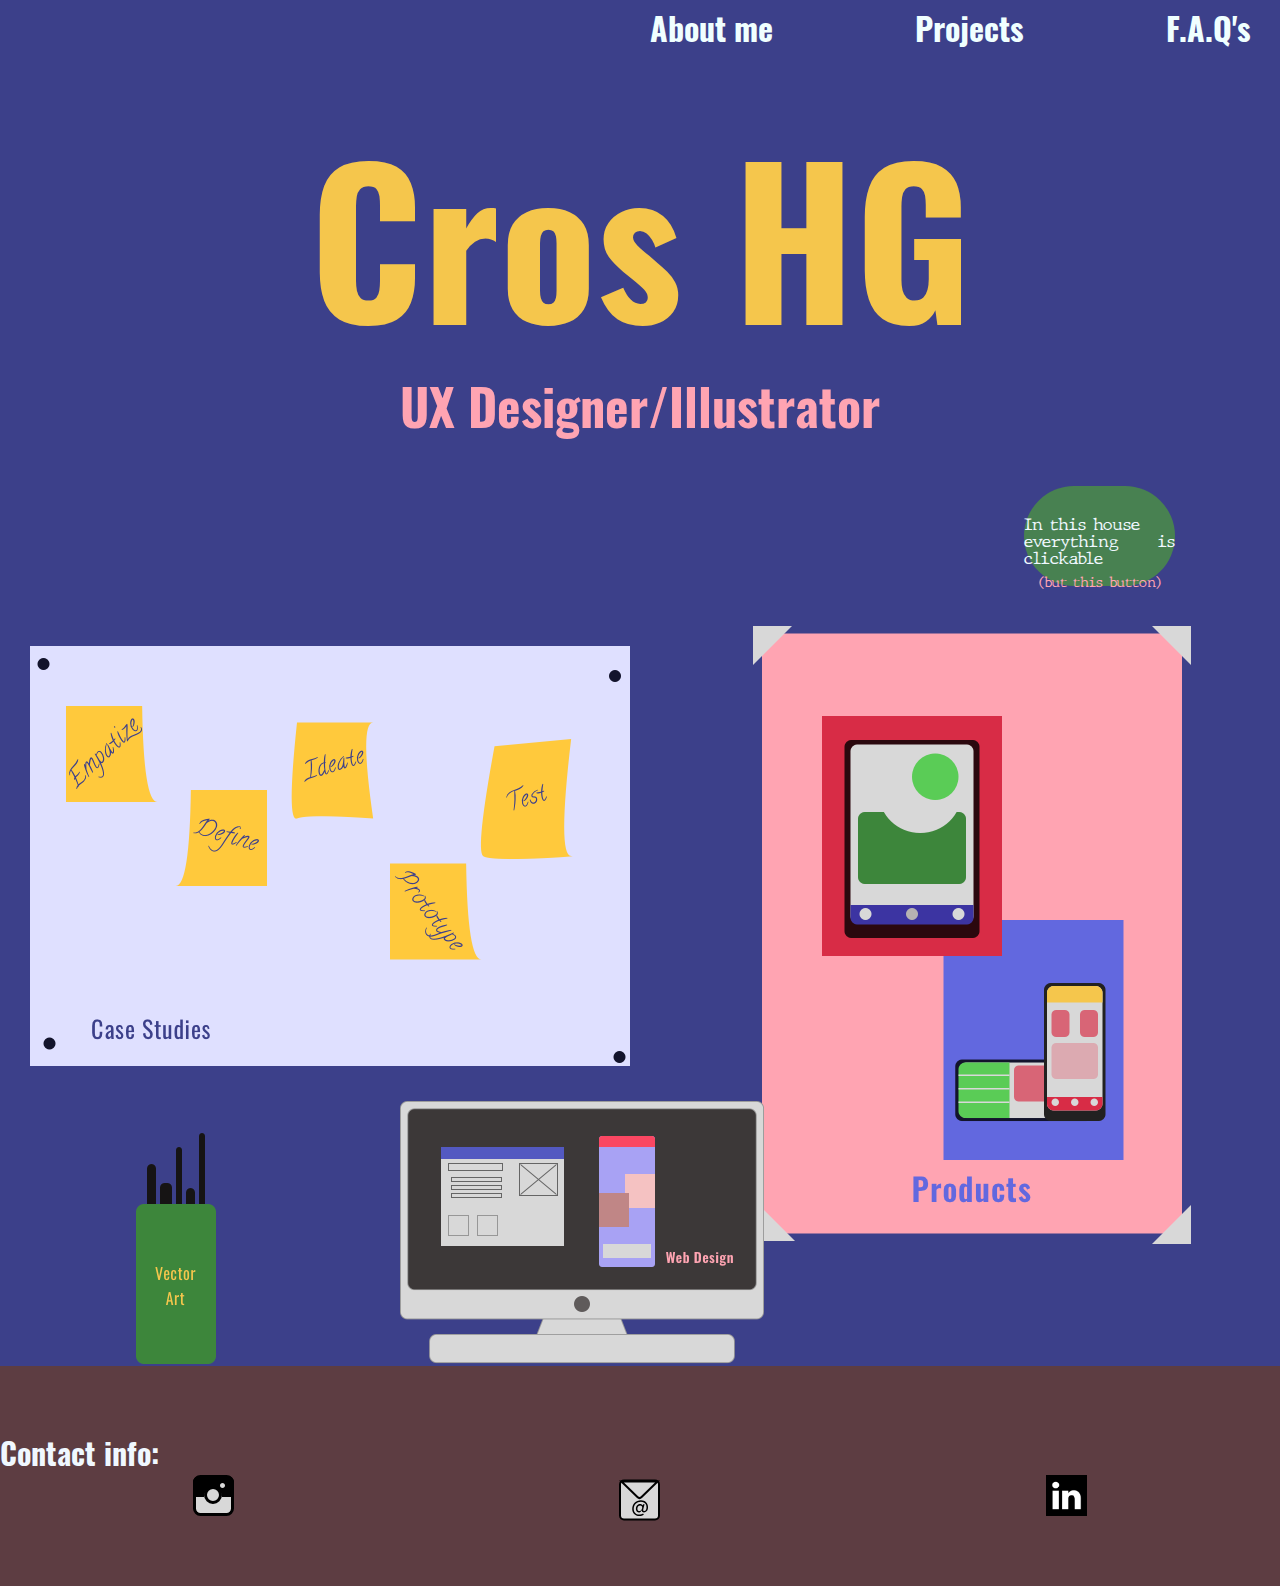
<file: index.html>
<!DOCTYPE html>
<html lang="en">
<head>
    <meta charset="UTF-8">
    <meta name="viewport" content="width=device-width, initial-scale=1.0">
    <meta http-equiv="X-UA-Compatible" content="ie=edge">
    <title>Cros HG</title>
    <link rel="stylesheet" href="styles.css">
</head>
<body>
    
    <header>
       
         <nav>
            <ul>
                <li><a href="aboutme.html">About me</a></li>
                <li><a href="products.html">Projects</a></li>
                <li>F.A.Q's</li>
                </ul>
            </nav>
        

        <div class="portada">
            <h1>Cros HG</h1> 
            <h2> UX Designer/Illustrator</h2>
        </div>
        
      

      <div class="circ">
           <p>In this house <br> everything is clickable</p> 
             <p class="mini"> (but this button)</p>
      </div>
    
    </header>

    <main>
<section>

    <div id="izq"> <a href="https://medium.com/@cros.hg6j" target="blank" ><img src="images/case-studies.png" alt="Case Studies"></a> </div>
    <div id="dcha"> <a href="products.html"> <img src="images/poster.png" alt="Productos"> </a> </div>
    <div id="bajo"> <a href="webdesign.html">  <img src="images/imac2.png" alt="Diseño web" > </a> </div>
    <div id="art"> <a href="https://www.behance.net/croshg" target="blank"> <img src="images/pinceles.png" alt="vector art"> </a> </div>
</section>
    </main>
    
<footer> 
    <p>Contact info:</p>
    <div class="mesa">
       <a href="https://www.instagram.com/croshg/?hl=es" target="blank" > <img class="icono" src="images/insta.svg" target="blank" > </a>
       <img  id="email"  src="images/email.svg" title="cros.hg6j@gmail.com" > 
       <a href="https://www.linkedin.com/in/croshg/" target="blank" >  <img class="icono" src="images/linkedin.svg" target="blank"> </a>
    </div>
</footer>
</body>
</html>
</file>
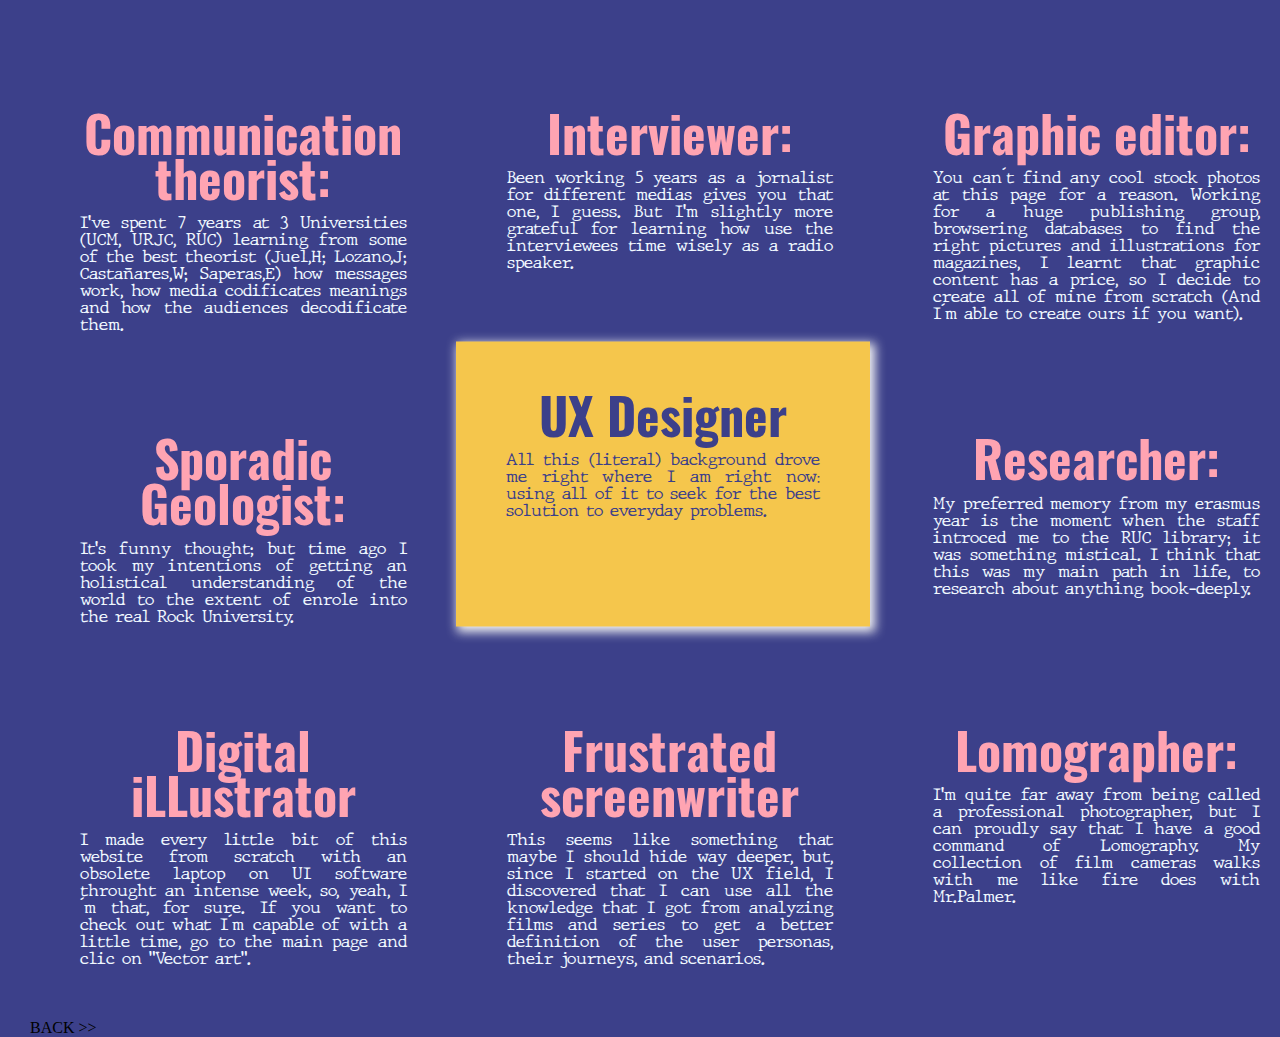
<file: aboutme.html>
<!DOCTYPE html>
<html lang="en">

<head>
    <meta charset="UTF-8">
    <meta name="viewport" content="width=device-width, initial-scale=1.0">
    <meta http-equiv="X-UA-Compatible" content="ie=edge">
    <title>About me</title>
    <link rel="stylesheet" href="styles.css">
    <style>
        @font-face  { 
    font-family: "typewriter";
    src: url("fonts/JMH-Typewriter-dry-Thin.otf");
        }
        p{font-family: "typewriter"}
    </style>
</head>

<body>

    <header>

    </header>
    <main>

        <section class="CV">
            <div class="item" id="item-7">
                <h2 class="centro"> UX Designer</h2>
                <p class="center">All this (literal) background drove me right where I am right now: using all of it to seek for the
                    best solution to everyday problems.</p>

            </div>

            <div class="grid">

                <div class="item 1">
                    <h2 class="titulo"> Communication theorist:</h2>
                    <p> I've spent 7 years at 3 Universities (UCM, URJC, RUC) learning from some of the
                        best theorist (Juel,H; Lozano,J; Castañares,W; Saperas,E) how messages work, how media
                        codificates
                        meanings and how the audiences decodificate them.</p>
                </div>

                <div class="item 2">
                    <h2 class="titulo"> Interviewer:</h2>
                    <p> Been working 5 years as a jornalist for different medias gives you that one, I guess. But I'm
                        slightly more grateful for learning how use the interviewees time wisely as a radio speaker.
                    </p>
                </div>

                <div class="item 3">
                    <h2 class="titulo"> Graphic editor:</h2>
                    <p>
                        You can´t find any cool stock photos at this page for a reason.
                        Working for a huge publishing group, browsering databases to find the right pictures and
                        illustrations for magazines, I learnt that graphic content has a price, so I decide to create
                        all of
                        mine from scratch (And I´m able to create ours if you want).</p>
                </div>
                <div class="item 7">
                    <h2 class="titulo"> Sporadic Geologist:</h2>
                    <p> It's funny thought; but time ago I took my intentions of getting an holistical understanding of
                        the
                        world to the extent of enrole into the real Rock University. </p>
                </div>



                <div class="item 4">
                    <h2 class="titulo"> Lomographer:</h2>
                    <p> I'm quite far away from being called a professional photographer, but I can proudly say that I
                        have
                        a good command of Lomography. My collection of film cameras walks with me like fire does with
                        Mr.Palmer. </p>
                </div>

                <div class="item 9">
                    <h2 class="titulo"> Researcher:</h2>
                    <p> My preferred memory from my erasmus year is the moment when the staff introced me to the RUC
                        library; it was something mistical.
                        I think that this was my main path in life, to research about anything book-deeply.
                    </p>
                </div>


                <div class="item" id="item-5">
                    <h2 class="titulo"> Digital iLLustrator</h2>
                    <p> I made every little bit of this website from scratch with an obsolete laptop on UI software
                        throught
                        an intense week, so, yeah, I´m that, for sure.
                        If you want to check out what I´m capable of with a little time, go to the main page and clic on
                        "Vector art". </p>
                </div>

                <div class="item 6">
                    <h2 class="titulo"> Frustrated screenwriter</h2>
                    <p> This seems like something that maybe I should hide way deeper, but, since I started on the UX
                        field,
                        I discovered that I can use all the knowledge that I got from analyzing films and series to get
                        a
                        better definition of the user personas, their journeys, and scenarios. </p>
                </div>

                <div class="item 10">
                    <h2 class="titulo"> Lomographer:</h2>
                    <p> I'm quite far away from being called a professional photographer, but I can proudly say that I
                        have
                        a good command of Lomography. My collection of film cameras walks with me like fire does with
                        Mr.Palmer. </p>
                </div>

             <a href="index.html"> BACK >> </a>    



            </div>
        </section>





        </div>

    </main>

</body>

</html>
</file>
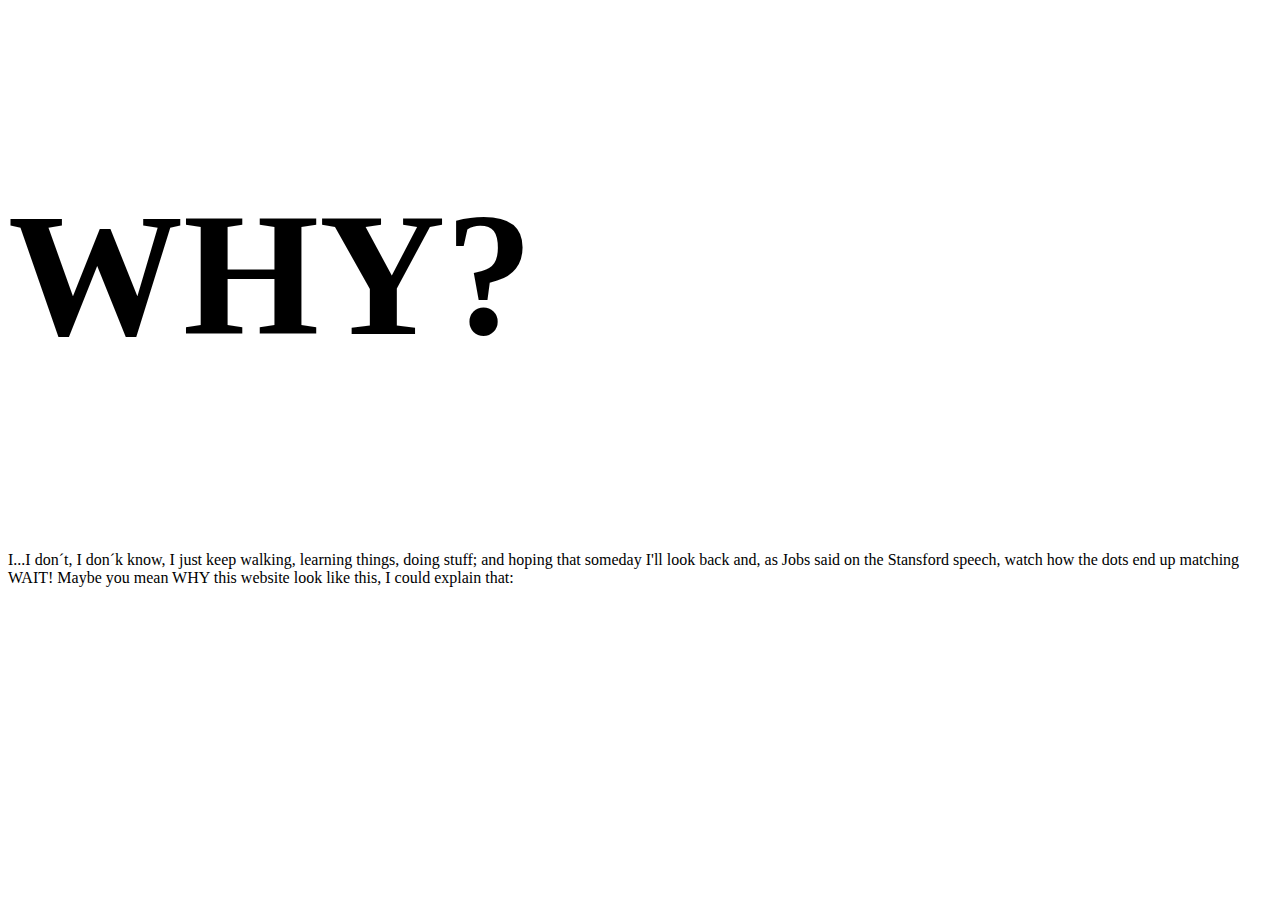
<file: faq.html>
<!DOCTYPE html>
<html lang="en">

<head>
    <meta charset="UTF-8">
    <meta name="viewport" content="width=device-width, initial-scale=1.0">
    <meta http-equiv="X-UA-Compatible" content="ie=edge">
    <title>FAQ's</title>
    <style>
        h3 {
            font-size: 175px;
        }
    </style>
</head>

<body>

    <header>
        <h3>WHY?</h3>
    </header>

    <p>
        I...I don´t, I don´k know, I just keep walking, learning things, doing stuff; and hoping that someday I'll look
        back and, as Jobs said on the Stansford speech, watch how the dots end up matching WAIT! Maybe you mean WHY this
        website look like this, I could explain that:
    </p>

    <div class="pbranding">

    </div>


</body>

</html>
</file>
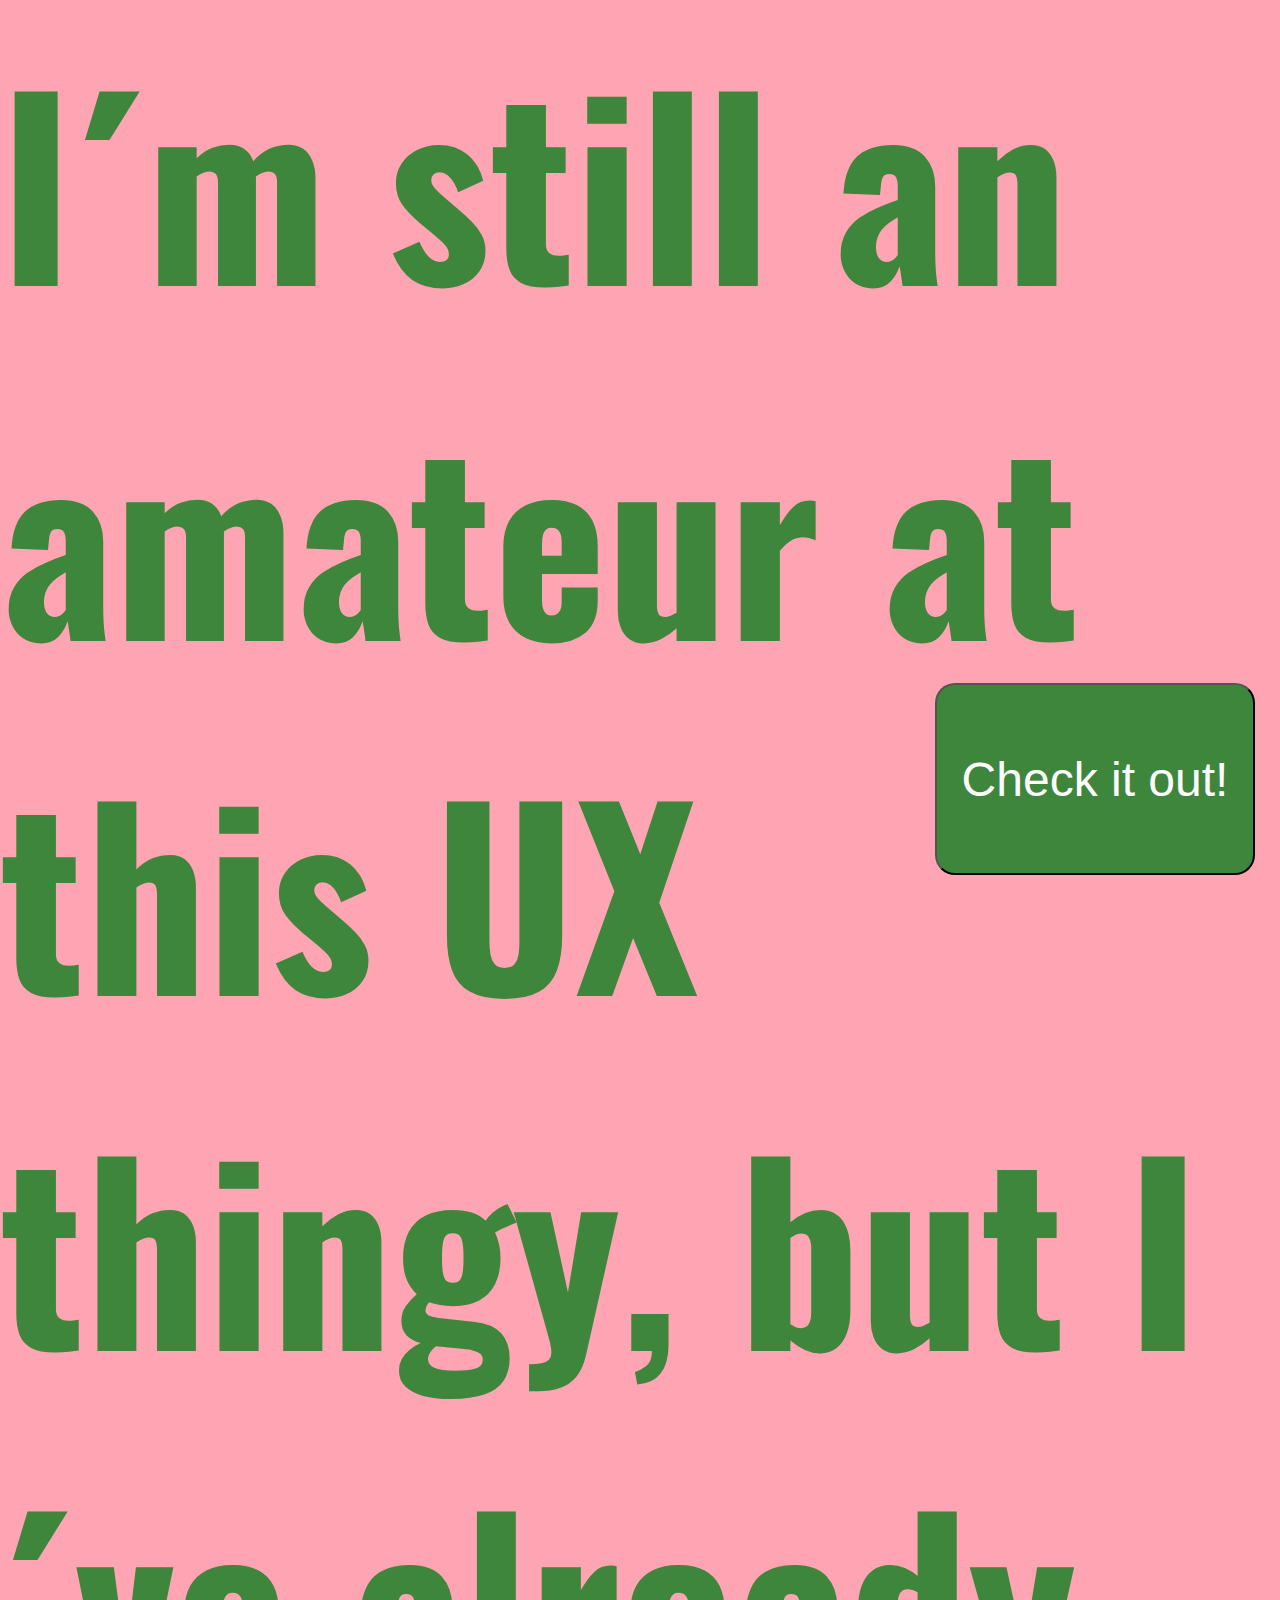
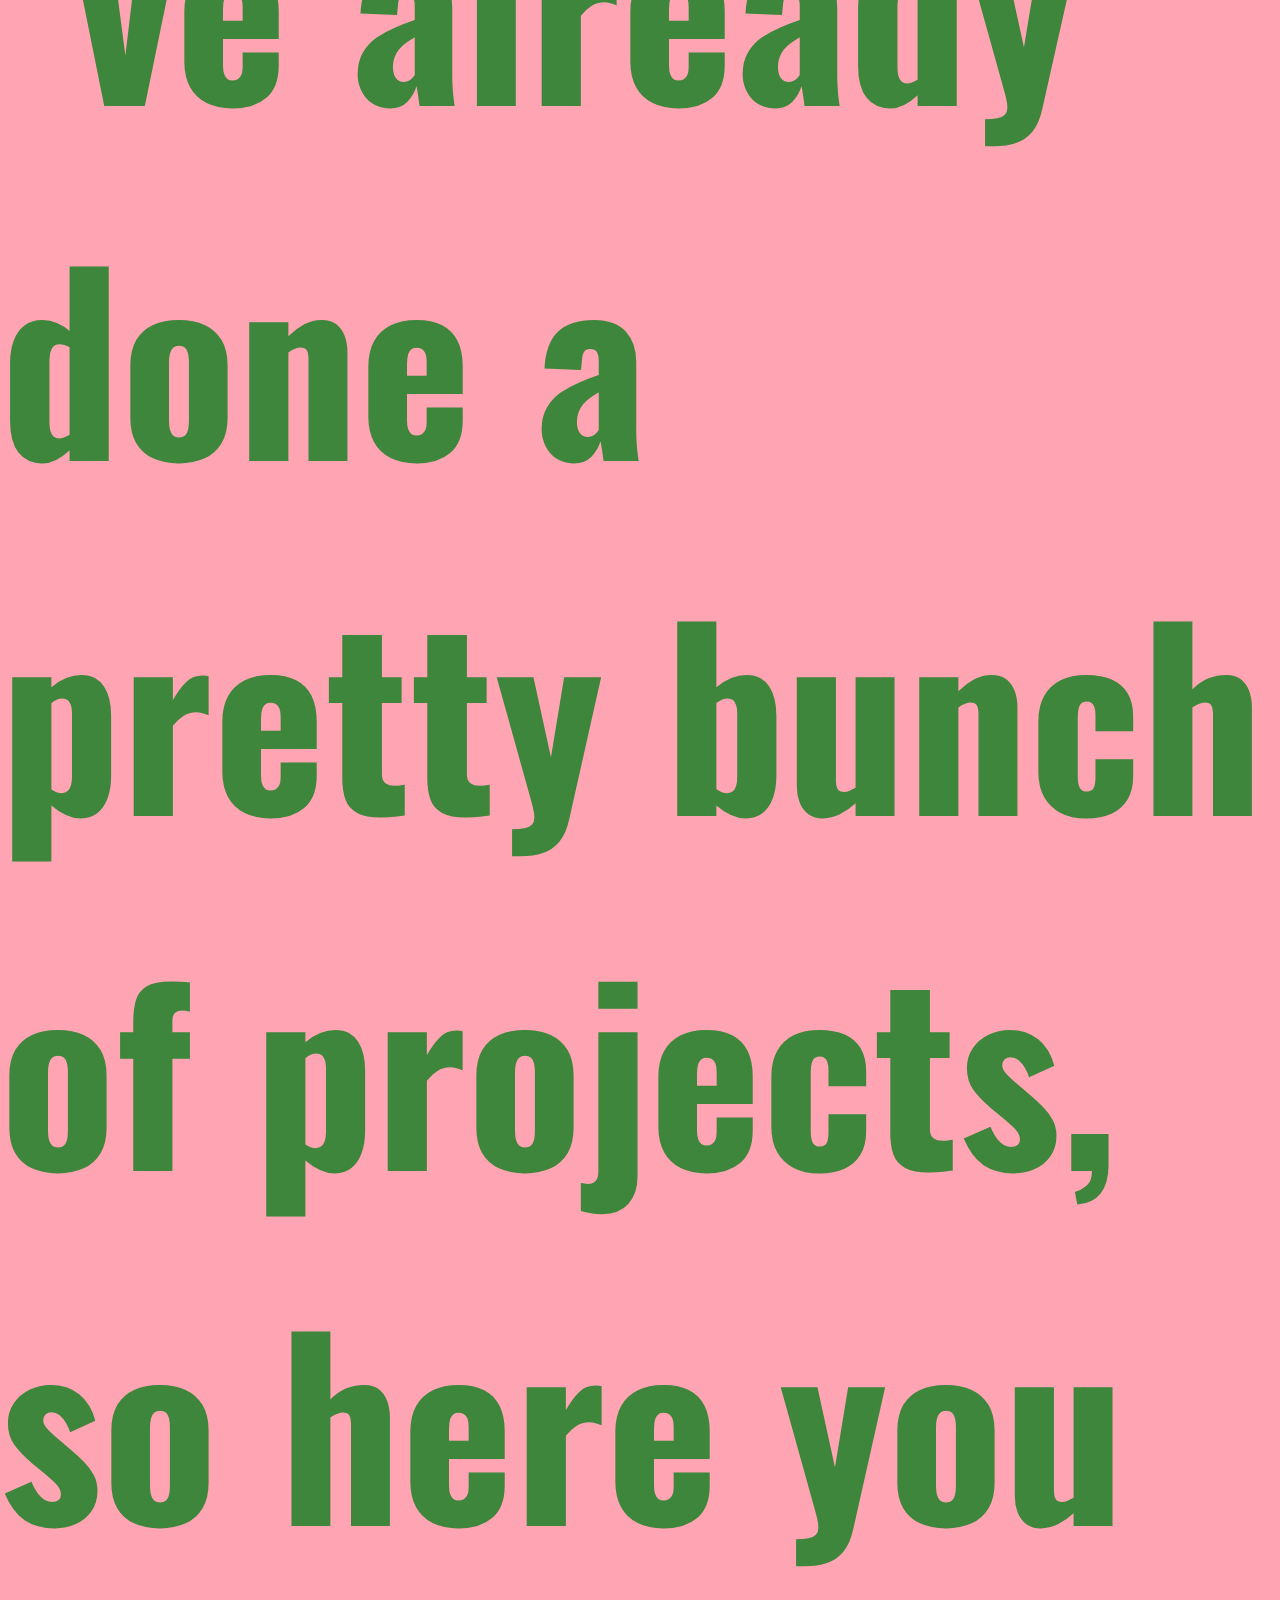
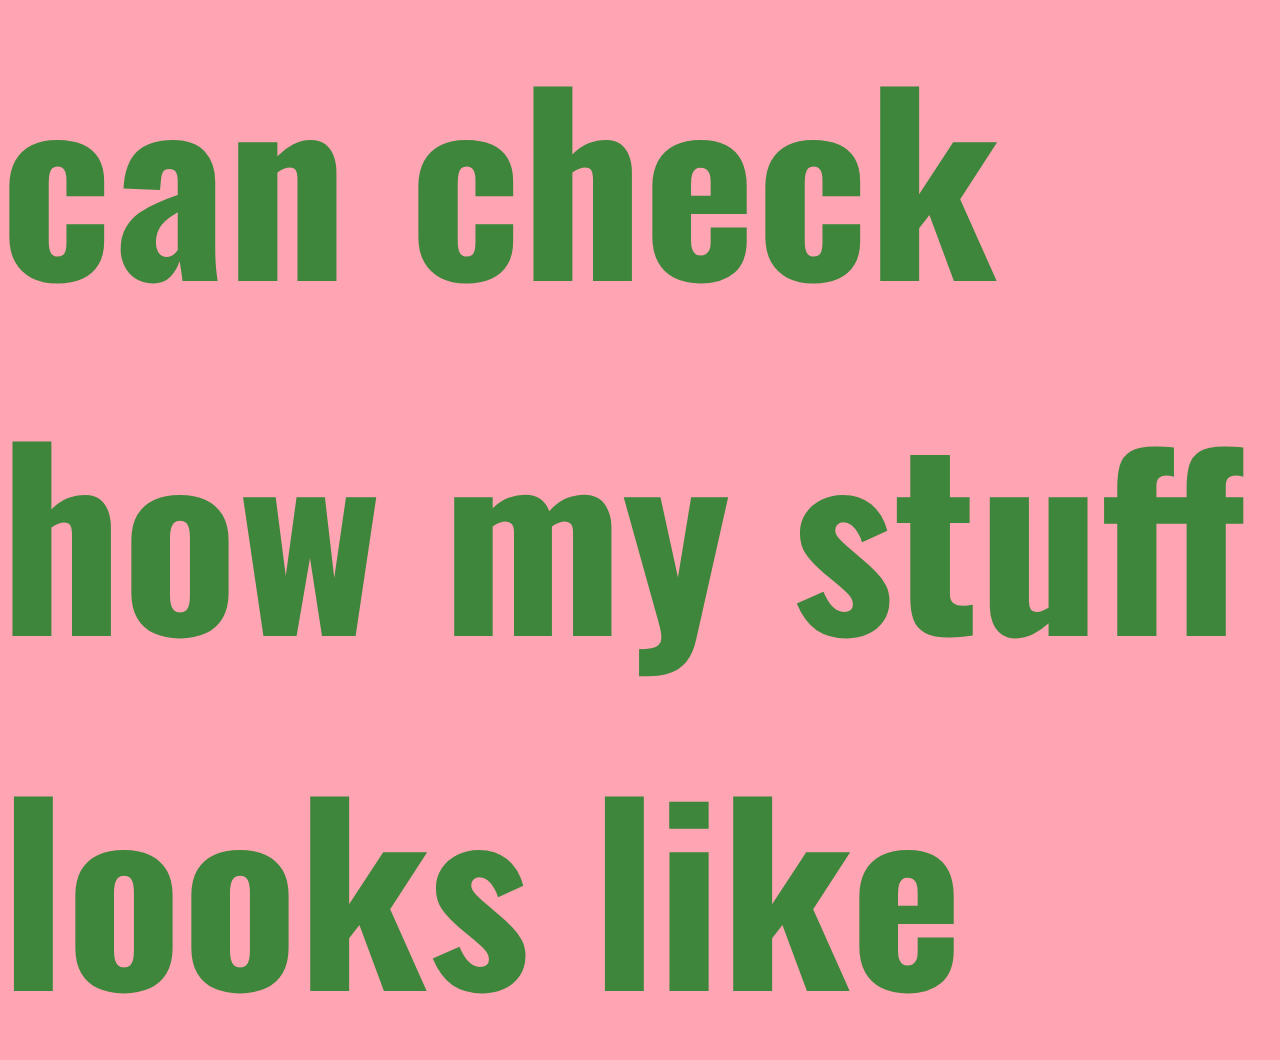
<file: products.html>
<!DOCTYPE html>
<html lang="en">

<head>
    <meta charset="UTF-8">
    <meta name="viewport" content="width=device-width, initial-scale=1.0">
    <meta http-equiv="X-UA-Compatible" content="ie=edge">
    <title>Cros HG/Products</title>
    <link rel="stylesheet" href="stylepro.css">

</head>

<body>

    <p>I´m still an amateur at this UX thingy, but I´ve already done a pretty bunch of projects, so here you can check
        how my stuff looks like</p>

    

    <a href="prototypes.html"><button> Check it out! </button></a>

</body>

</html>
</file>
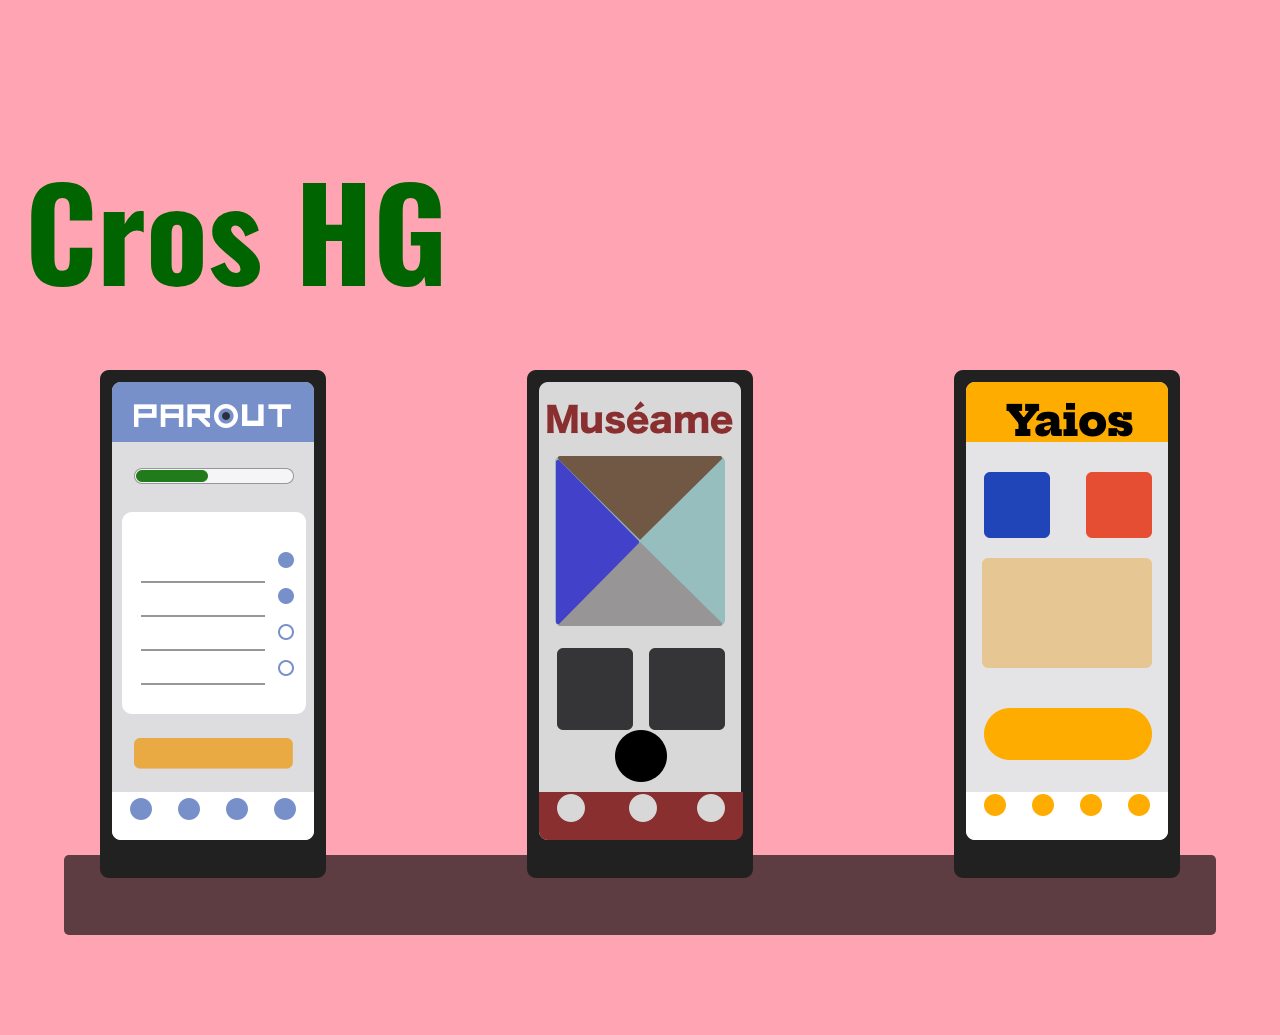
<file: prototypes.html>
<!DOCTYPE html>
<html lang="en">

<head>
    <meta charset="UTF-8">
    <meta name="viewport" content="width=device-width, initial-scale=1.0">
    <meta http-equiv="X-UA-Compatible" content="ie=edge">
    <title>Cros HG/Prototypes</title>
    <link rel="stylesheet" href="stylepro.css">

    <style>
        main {
            font-size: 2rem;
        }

        a:link,
        a:visited {
            color: darkgreen;
            padding: 15px 25px;
            font-size: 8rem;
            text-align: center;
            text-decoration: none;
            display: inline-block;
        }

        a:hover,
        a:active {
            text-emphasis: emphasis;
            text-shadow: 9px 19px 5px #4141c9;
        }





        }
    </style>
</head>

<body>

    <header>
        <a href="index.html">
            <nav>Cros HG</nav>
        </a>
    </header>
    <main>

        <div class="sobrestante">

            <a href="https://medium.com/@cros.hg6j/parout-porque-estar-desempleado-no-tiene-que-parar-tu-vida-e17b7208be85" target="blank"> <img class="phone" src="images/products/parout.png"> </a>
            <a href="https://medium.com/@cros.hg6j/mus%C3%A9ame-accesibilidad-cultural-para-todos-todos-todos-ccc9c627b3b9" target="blank"> <img class="phone" src="images/products/museame.png"> </a>
            <!-- link a medium https://medium.com/@cros.hg6j/mus%C3%A9ame-accesibilidad-cultural-para-todos-todos-todos-ccc9c627b3b9-->
            <a href="yaios.html" target="blank"> <img class="phone" src="images/products/yaios.png"> </a>
            <!--mediun https://medium.com/@cros.hg6j/yaios-un-proyecto-wellness-para-apoyar-a-los-mayores-a4ec48d40ceb-->

            <!--PREPARADO PARA CONEXION CON LANDIG PAGES <a href="parout.html" target="blank" > <img class="phone" src="images/products/parout.png"> </a>
            <a href="museame.html" target="blank"> <img class="phone" src="images/products/museame.png"> </a>
        <a href="yaios.html" target="blank"> <img class="phone" src="images/products/yaios.png">  </a> -->
        </div>


        <div id="estante">
            <!--
            <p>muséame</p> 
            <p>YaiOs</p>
            <p>Imparables</p>  
            -->
        </div>
    </main>
</body>

</html>
</file>
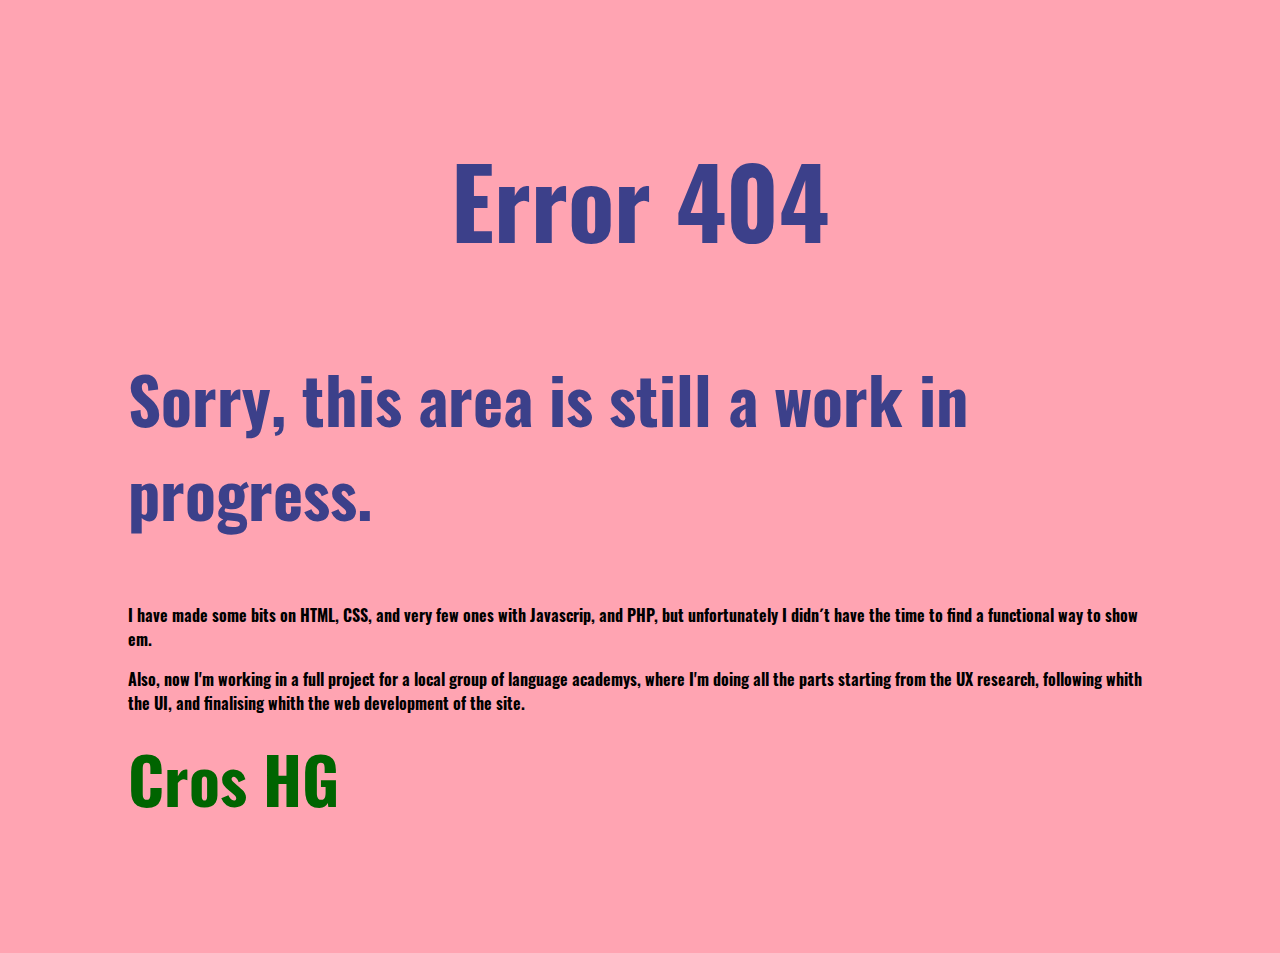
<file: webdesign.html>
<!DOCTYPE html>
<html lang="en">
<head>
    <meta charset="UTF-8">
    <meta name="viewport" content="width=device-width, initial-scale=1.0">
    <meta http-equiv="X-UA-Compatible" content="ie=edge">
    <title>Web design</title>
    <style> 

@font-face  { 
            font-family: "Oswald";
            src: url("fonts/Oswald-Bold.ttf");
                }
        body {
            
        
            background-color: #FFA4B2;
            font-family: "Oswald";
            margin: 8em;
        }
        h2{
            font-size: 6em;
            color: #3C408A;
            text-align: center;
         }

         h3{
            font-size: 4em;
            color: #3C408A;
         }

         a:link,
        a:visited {
            color: darkgreen;
            
            font-size: 4em;
            text-align: center;
            text-decoration: none;
            display: inline-block;
        }

        a:hover,
        a:active {
            text-emphasis: emphasis;
            text-shadow: 9px 10px 5px #4141c9;
        }

    
    </style>
</head>
<body>

    <h2>   Error 404 </h2>

    <h3>   Sorry, this area is still a work in progress.</h3>

    <p>I have made some bits on HTML, CSS, and very few ones with Javascrip, and PHP, but unfortunately I didn´t have the time to find a functional way to show em.</p>
    <p>Also, now I'm working in a full project for a local group of language academys, where I'm doing all the parts starting from the UX research, following whith the UI, and finalising whith the web development of the site.</p>

    <footer> 
        
        <a href="index.html">
            <nav>Cros HG</nav>
        </a>
    </footer>

    
</body>
</html>
</file>
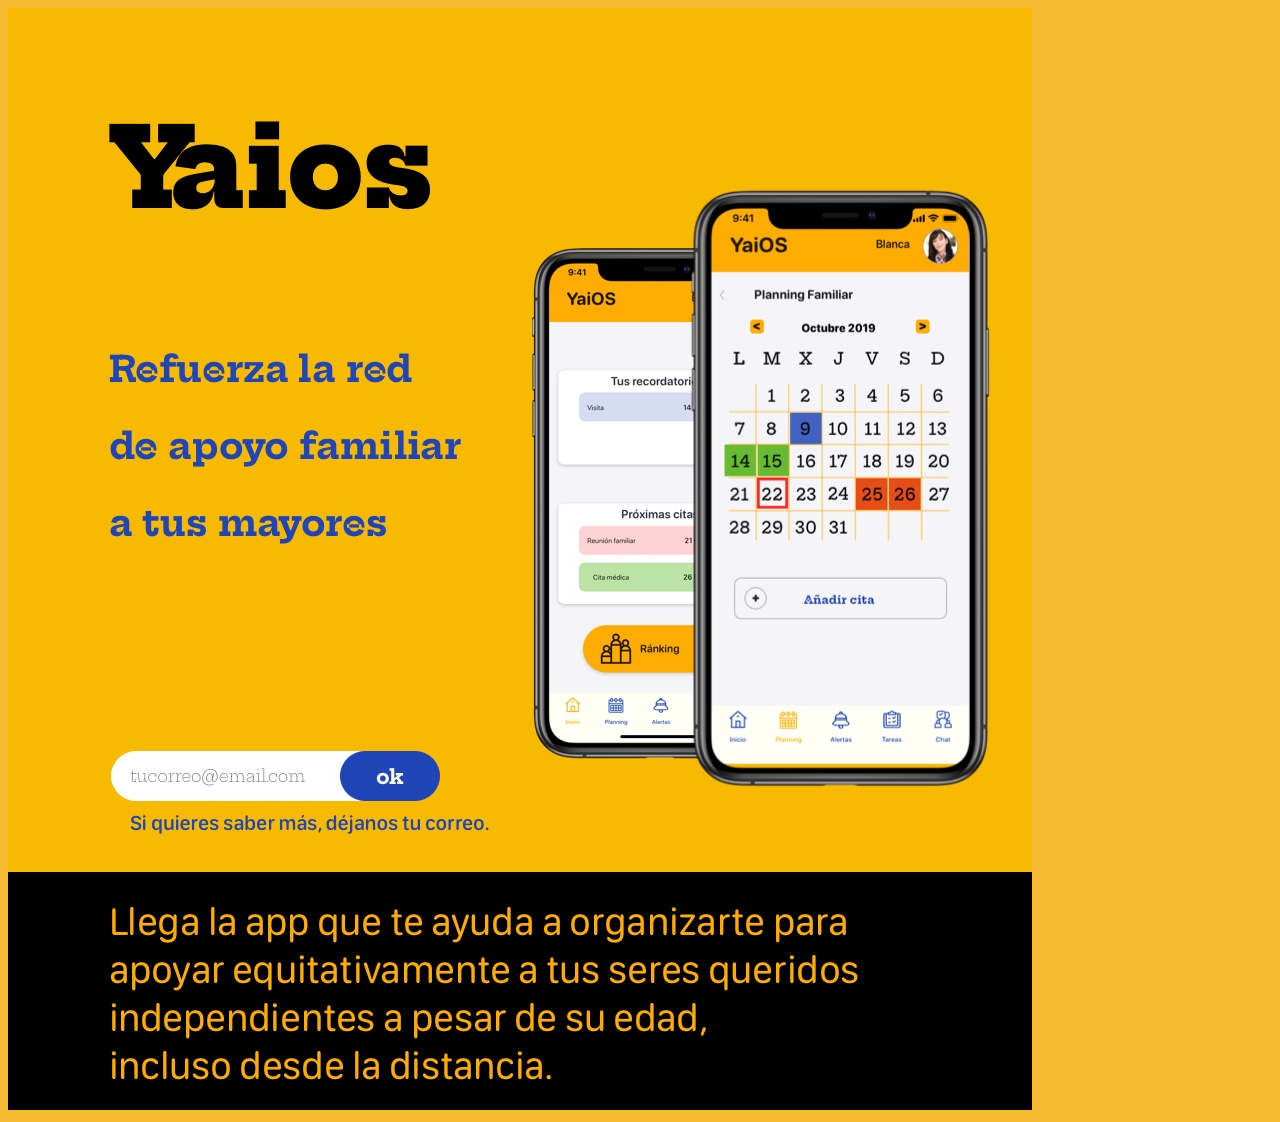
<file: yaios.html>
<!DOCTYPE html>
<html lang="en">

<head>
    <meta charset="UTF-8">
    <meta name="viewport" content="width=device-width, initial-scale=1.0">
    <meta http-equiv="X-UA-Compatible" content="ie=edge">
    <title>Yaios</title>

    <style>
        body{
            background-color: #F6BB33;
        }
    
    </style>
</head>

<body>
    

    
    <a href="https://medium.com/@cros.hg6j/yaios-un-proyecto-wellness-para-apoyar-a-los-mayores-a4ec48d40ceb">
        <img src="images/products/landingyaios.jpg" alt="landing page Yaios">
    </a>

</body>

</html>
</file>
<file: styles.css>
* {margin: 0;
    padding: 0;}

@font-face { 
    font-family: "friday-stroke";
    src: url("fonts/Friday-Stroke.otf");}
 @font-face  { 
    font-family: "typewriter";
    src: url("fonts/JMH-Typewriter-dry-Thin.otf");
        }

        @font-face  { 
            font-family: "bella";
            src: url("fonts/Bella\ Donna\ Personal\ Use.ttf");
                }
        
@font-face  { 
            font-family: "Oswald";
            src: url("fonts/Oswald-Bold.ttf");
                }
@font-face  { 
            font-family: "Dollie";
                    src: url("fonts/DollieScript_PersonalUse.ttf");
                        }
body {
    background-color: #3C408A;}

header{ width: 100%;
    
}


nav { font-family: "Oswald"; 
        font-size: 2rem;
        color: azure;
        width: 50%;
        margin: 0px 0px 2%  50%;
        height: 60px;
        display: flex;
        flex-direction: row;
    
}

ul{ width: 100%;
    margin-right: 3%;
    padding: 4px 10px ;
    list-style: none outside none;
    display: flex;
    justify-content: space-between;
    
}
.portada {height: 400px;}
/* #3D863B  */

a{ cursor: pointer;
    color: inherit; /* blue colors for links too */
    text-decoration: inherit; /* no underline */
    }

h1 {
    color: #F5C64C;
    font-size: 200px; 
    font-family: "Oswald";
    text-align: center;
}

h2 { 
    font-family: "Oswald";
    color: #FFA4B2;
    font-size: 50px;
    text-align: center;
    line-height: 0.9;
}
.circ {width: 4cm; 
        height: 2cm;
        border-radius: 70px; 
        margin-left: 80%;
        background-color: rgb(72, 129, 81);
        text-align: center;
        font-family: "typewriter";
        font-size: 12pt;
        display: flex;
        flex-direction: column;
        align-items: center;
        color: #3C408A;
        padding-top: 25px;
    }


 .mini {font-size: 10pt;
            color: #FFA4B2;
        }       





section {
         margin: 40px 10px 0px 10px;
        padding: 20px;
        position: relative;
        width: 95%; 
        height: 700px;
}

div {
    position: relative; 
   
    opacity: 1;

}

/*div .arriba { display: flex;
                flex-direction: column;
        
                justify-content: space-between;
}

#bajo {display: flex;
        justify-content: baseline; }*/

#izq {

}


#dcha {
    position: absolute;
        right: 6%;
        top: 0%;
    }
#bajo {
    position: absolute;
        bottom: -2px;
        right: 40% ;
    }

#art {
        position: absolute;
        bottom: -2px; 
        left: 10%;
}

#izq:hover, #dcha:hover, #bajo:hover, #art:hover { opacity: 0.8; transform: scale(1.1) ;}


footer { 
    object-position: bottom ;
        bottom: 0px;
        width: 100%;
        height: 220px;
        background-color: #5D3D42;
        font-family: "Oswald";
        font-size: 30px;
        text-align: center;
    }
.mesa {
    display: flex;
        justify-content: space-around;
        margin-top: 0px;
}

/*.icono {
    width: 1cm;
        height: 1cm;
    } */
    
#mail:hover {
    
}*/


.CV {font-family: "typewriter";
}

.grid {
    z-index: 0;
    display: grid;
    width: 100vw;
    height: 100vh;
    grid-template-columns: repeat(3, 1fr);
    grid-auto-rows:repeat(3, 1fr);
    position: relative;
}



.item {
    padding: 50px;
}

#item-7{
    position: absolute;
    z-index: 1;
    background-color: #F5C64C;
    width: 25%;
    height: 25%;
    transform: translate(-50%, -50%);
    top: 60%;
    left: 52%;
    box-shadow: 3px 3px 10px 2px whitesmoke;
}

#item-5 {
    display: grid;
    align-content: center;
}

.centro { color: #3C408A;}

#item-2  #item-4 #item-6 { background-color: #3D863B;}

p{color: aliceblue;

    padding-top: 5%;
    text-align: justify;}

p.center { color: #3C408A;}




/* .titulo {color: #F5C64C;
            font-size: 1rem;}
p { width: 300px; height: 300px;
    color: #FFA4B2;} */

@media only screen and (min-width:415px) and (max-width:768px)





/*
MEDIA QUERYS DE RESPONSIVE DESIGN
@media only screen and (min-width:415px) and (max-width:768px){
}
@media only screen and (min-width:769px) and (max-width:1024px){
}
@media only screen and (min-width:1025px) and (max-width:1440px){
}
@media only screen and (min-width:1441px){
}
*/
</file>
<file: stylepro.css>
* {padding: 0;
    margin: 0;}


@font-face  { 
        font-family: "bella";
        src: url("fonts/Bella\ Donna\ Personal\ Use.ttf");
            }
    
@font-face  { 
        font-family: "Oswald";
        src: url("fonts/Oswald-Bold.ttf");
            }

body {background-color: #FFA4B2;
        font-family: "Oswald";
        font-size: 15em;
        color: #3D863B;
    }

#estante {display: flex;
            flex-flow: row;
            justify-content: space-between;
            width: 90%;
            margin: auto;
            /*padding: 0.2% 4%;*/
            height: 80px;
            border-radius: 5px;
            background-color: #5D3D42;
            color: #FFA4B2;
            margin-bottom: 100px;
            
}

button {
        width: 20rem;
        height: 12rem;
        background-color: #3D863B;
        font-size: 3rem;
        color: white;
        text-align: center;
        position: fixed;
        right: 25px ;
        bottom: 25px;
        border-radius: 20px;
}

button:hover {
                background-color: #F5C64C;
                }

.sobrestante {
                display: flex;
                flex-flow: row;
                justify-content: space-around;
                margin-bottom: 0px;
                height: 500px ;
}
.phone { margin-bottom: 0px; }

.phone:hover { transform: scale(1.1) }
</file>
